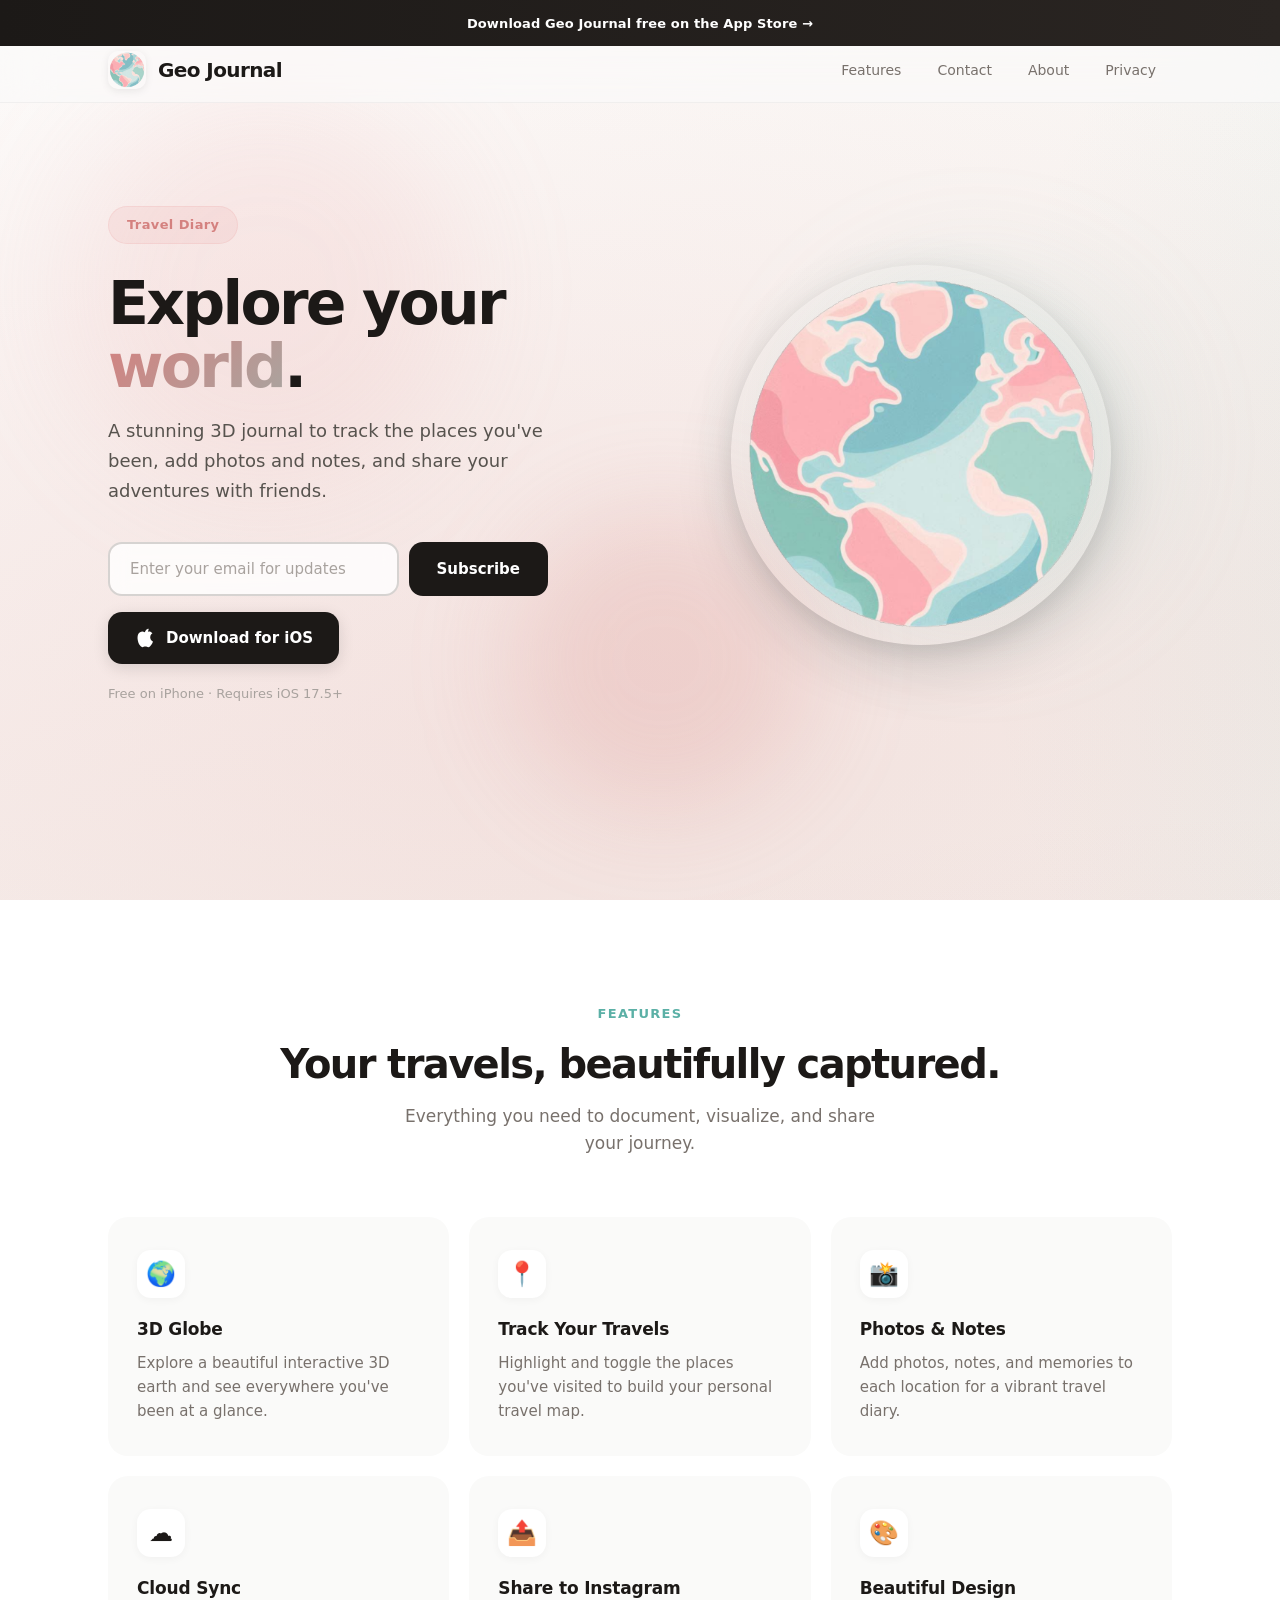
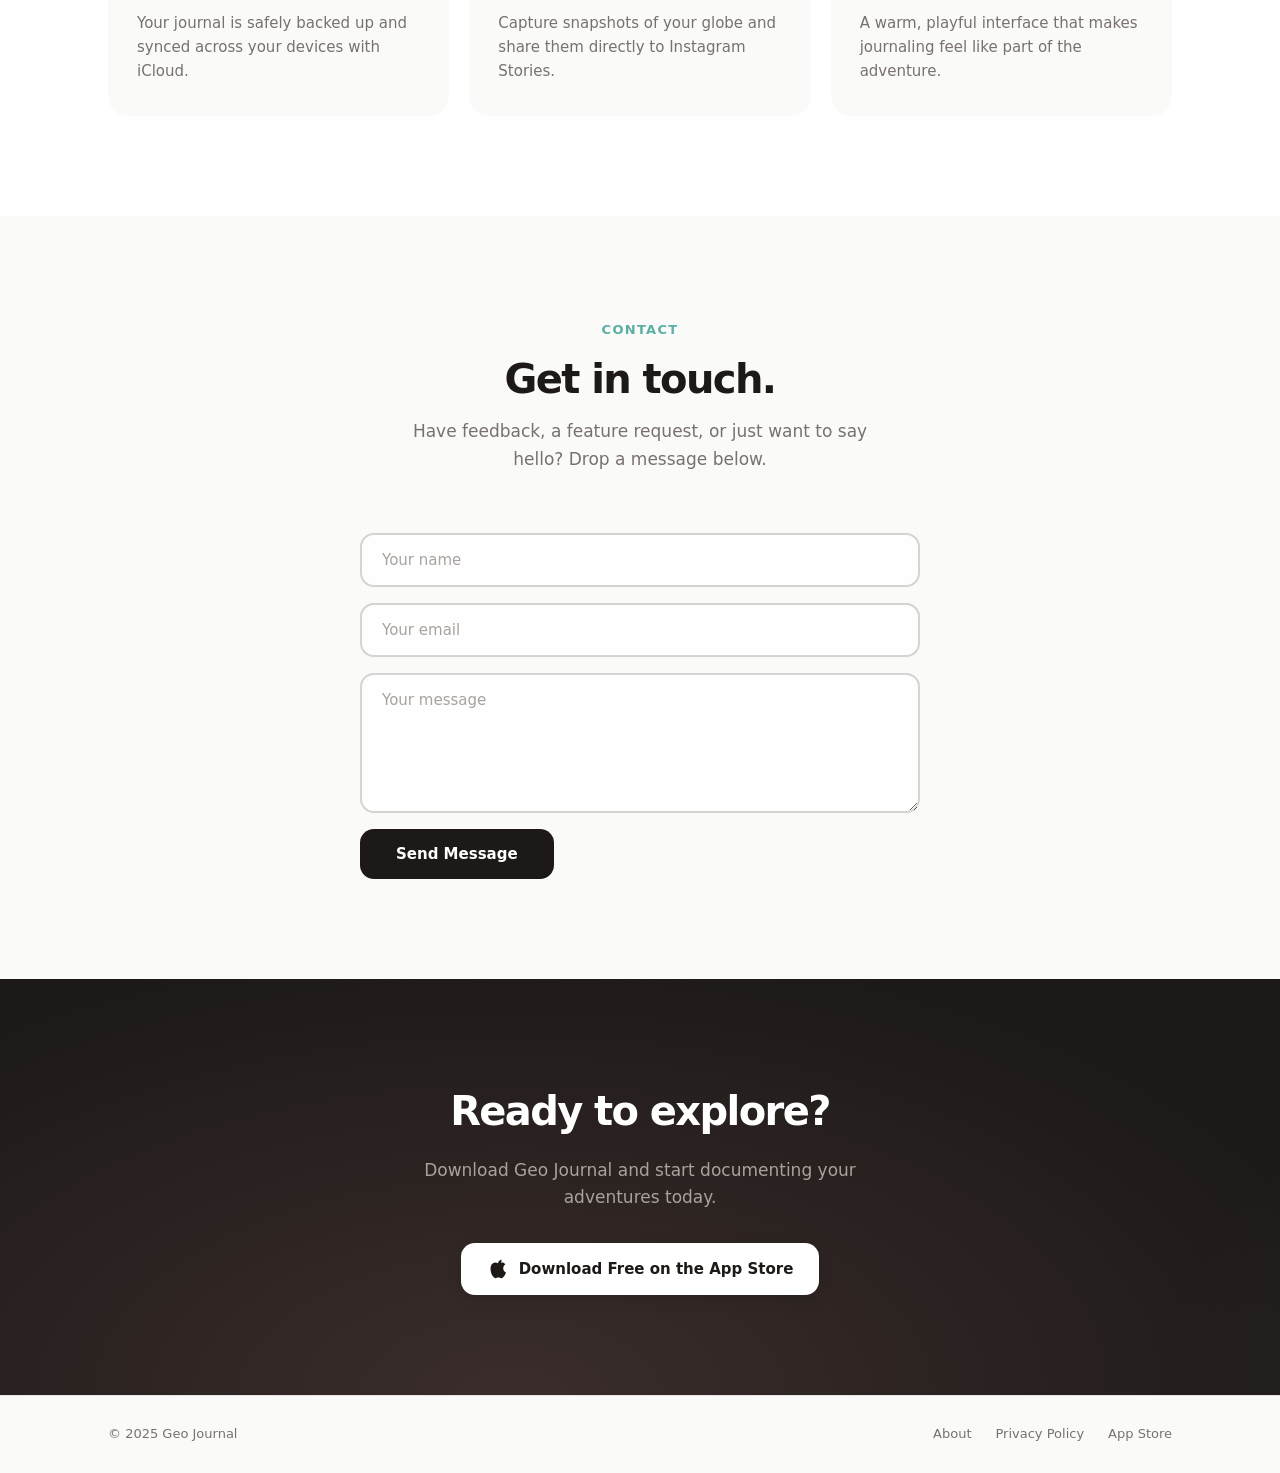
<file: index.html>
<!doctype html>
<html lang="en">
<head>
  <meta charset="utf-8" />
  <meta name="viewport" content="width=device-width, initial-scale=1" />
  <title>Geo Journal — Your Travel Diary</title>
  <meta name="description" content="Geo Journal is a beautiful 3D travel diary for iOS. Track the places you've visited, add notes and photos, and share your globe with friends. Download free on the App Store.">
  <link rel="icon" href="assets/icon.png" type="image/png" />
  <link rel="apple-touch-icon" href="assets/icon.png" />
  <link rel="stylesheet" href="assets/style.css" />
</head>
<body class="has-banner">

  <!-- Trial Banner -->
  <div class="trial-banner">
    <a href="https://apps.apple.com/us/app/geo-journal-travel-diary/id6737066181" target="_blank" rel="noopener noreferrer">
      Download Geo Journal free on the App Store &rarr;
    </a>
  </div>

  <!-- Header -->
  <header class="site-header">
    <div class="container header-inner">
      <a href="index.html" class="brand">
        <img src="assets/icon.png" alt="Geo Journal" class="brand-icon" />
        <span class="brand-name">Geo Journal</span>
      </a>
      <nav class="nav">
        <a href="#features">Features</a>
        <a href="#contact">Contact</a>
        <a href="about.html">About</a>
        <a href="privacy.html">Privacy</a>
      </nav>
    </div>
  </header>

  <main>

    <!-- ═══ HERO ═══ -->
    <section class="hero" id="top">
      <div class="hero-bg"></div>
      <div class="hero-orb"></div>
      <div class="container hero-inner">

        <div class="hero-content">
          <span class="hero-badge">Travel Diary</span>
          <h1>Explore your <span>world</span>.</h1>
          <p class="hero-sub">
            A stunning 3D journal to track the places you've been,
            add photos and notes, and share your adventures with friends.
          </p>

          <!-- Email signup -->
          <form class="hero-form" action="https://formspree.io/f/xgonqzor" method="POST" id="email-form">
            <input type="email" name="email" placeholder="Enter your email for updates" required />
            <button type="submit">Subscribe</button>
          </form>
          <p class="hero-success" id="hero-success">Thanks for subscribing!</p>

          <!-- App Store -->
          <div class="hero-links">
            <a href="https://apps.apple.com/us/app/geo-journal-travel-diary/id6737066181" class="app-store-btn" target="_blank" rel="noopener noreferrer">
              <svg viewBox="0 0 24 24" fill="currentColor"><path d="M18.71 19.5C17.88 20.74 17 21.95 15.66 21.97C14.32 22 13.89 21.18 12.37 21.18C10.84 21.18 10.37 21.95 9.1 22C7.79 22.05 6.8 20.68 5.96 19.47C4.25 16.56 2.93 11.3 4.7 7.72C5.57 5.94 7.36 4.86 9.28 4.84C10.56 4.81 11.78 5.72 12.56 5.72C13.34 5.72 14.83 4.62 16.39 4.8C17.07 4.83 18.94 5.09 20.13 6.82C20.04 6.88 17.64 8.27 17.67 11.16C17.71 14.61 20.68 15.7 20.72 15.72C20.69 15.79 20.24 17.37 19.12 18.99L18.71 19.5ZM13 3.5C13.73 2.67 14.94 2.04 15.94 2C16.07 3.17 15.6 4.35 14.9 5.19C14.21 6.04 13.07 6.7 11.95 6.61C11.8 5.46 12.36 4.26 13 3.5Z"/></svg>
              Download for iOS
            </a>
          </div>

          <p class="hero-note">Free on iPhone &middot; Requires iOS 17.5+</p>
        </div>

        <!-- Hero globe -->
        <div class="hero-visual">
          <div class="hero-globe-wrap">
            <div class="hero-globe-glow"></div>
            <div class="hero-globe">
              <img src="assets/icon.png" alt="Geo Journal — 3D Globe" />
            </div>
          </div>
        </div>

      </div>
    </section>

    <!-- ═══ FEATURES GRID ═══ -->
    <section class="features" id="features">
      <div class="container">
        <div class="section-header reveal">
          <span class="section-label">Features</span>
          <h2>Your travels, beautifully captured.</h2>
          <p>Everything you need to document, visualize, and share your journey.</p>
        </div>
        <div class="feature-grid stagger">
          <article class="feature-card">
            <div class="feature-icon">&#x1F30D;</div>
            <h3>3D Globe</h3>
            <p>Explore a beautiful interactive 3D earth and see everywhere you've been at a glance.</p>
          </article>
          <article class="feature-card">
            <div class="feature-icon">&#x1F4CD;</div>
            <h3>Track Your Travels</h3>
            <p>Highlight and toggle the places you've visited to build your personal travel map.</p>
          </article>
          <article class="feature-card">
            <div class="feature-icon">&#x1F4F8;</div>
            <h3>Photos &amp; Notes</h3>
            <p>Add photos, notes, and memories to each location for a vibrant travel diary.</p>
          </article>
          <article class="feature-card">
            <div class="feature-icon">&#x2601;&#xFE0F;</div>
            <h3>Cloud Sync</h3>
            <p>Your journal is safely backed up and synced across your devices with iCloud.</p>
          </article>
          <article class="feature-card">
            <div class="feature-icon">&#x1F4E4;</div>
            <h3>Share to Instagram</h3>
            <p>Capture snapshots of your globe and share them directly to Instagram Stories.</p>
          </article>
          <article class="feature-card">
            <div class="feature-icon">&#x1F3A8;</div>
            <h3>Beautiful Design</h3>
            <p>A warm, playful interface that makes journaling feel like part of the adventure.</p>
          </article>
        </div>
      </div>
    </section>

    <!-- ═══ CONTACT ═══ -->
    <section class="contact" id="contact">
      <div class="container">
        <div class="section-header reveal">
          <span class="section-label">Contact</span>
          <h2>Get in touch.</h2>
          <p>Have feedback, a feature request, or just want to say hello? Drop a message below.</p>
        </div>
        <div class="contact-inner reveal">
          <form class="contact-form" action="https://formspree.io/f/xgonqzor" method="POST" id="contact-form">
            <input type="text" name="name" placeholder="Your name" required />
            <input type="email" name="email" placeholder="Your email" required />
            <textarea name="message" placeholder="Your message" required></textarea>
            <button type="submit">Send Message</button>
          </form>
          <p class="contact-success" id="contact-success">Thanks! Your message has been sent.</p>
        </div>
      </div>
    </section>

    <!-- ═══ CTA ═══ -->
    <section class="cta">
      <div class="cta-bg"></div>
      <div class="container">
        <div class="cta-content reveal">
          <h2>Ready to explore?</h2>
          <p>Download Geo Journal and start documenting your adventures today.</p>
          <a href="https://apps.apple.com/us/app/geo-journal-travel-diary/id6737066181" class="app-store-btn" target="_blank" rel="noopener noreferrer">
            <svg viewBox="0 0 24 24" fill="currentColor" width="22" height="22"><path d="M18.71 19.5C17.88 20.74 17 21.95 15.66 21.97C14.32 22 13.89 21.18 12.37 21.18C10.84 21.18 10.37 21.95 9.1 22C7.79 22.05 6.8 20.68 5.96 19.47C4.25 16.56 2.93 11.3 4.7 7.72C5.57 5.94 7.36 4.86 9.28 4.84C10.56 4.81 11.78 5.72 12.56 5.72C13.34 5.72 14.83 4.62 16.39 4.8C17.07 4.83 18.94 5.09 20.13 6.82C20.04 6.88 17.64 8.27 17.67 11.16C17.71 14.61 20.68 15.7 20.72 15.72C20.69 15.79 20.24 17.37 19.12 18.99L18.71 19.5ZM13 3.5C13.73 2.67 14.94 2.04 15.94 2C16.07 3.17 15.6 4.35 14.9 5.19C14.21 6.04 13.07 6.7 11.95 6.61C11.8 5.46 12.36 4.26 13 3.5Z"/></svg>
            Download Free on the App Store
          </a>
        </div>
      </div>
    </section>

  </main>

  <!-- Footer -->
  <footer class="site-footer">
    <div class="container footer-inner">
      <span>&copy; 2025 Geo Journal</span>
      <div class="footer-links">
        <a href="about.html">About</a>
        <a href="privacy.html">Privacy Policy</a>
        <a href="https://apps.apple.com/us/app/geo-journal-travel-diary/id6737066181" target="_blank" rel="noopener noreferrer">App Store</a>
      </div>
    </div>
  </footer>

  <script>
    // Scroll-triggered animations
    const observerOptions = { threshold: 0.15, rootMargin: '0px 0px -40px 0px' };

    const observer = new IntersectionObserver((entries) => {
      entries.forEach(entry => {
        if (entry.isIntersecting) {
          entry.target.classList.add('visible');
        }
      });
    }, observerOptions);

    document.querySelectorAll('.reveal, .reveal-left, .reveal-right, .reveal-scale, .stagger').forEach(el => {
      observer.observe(el);
    });

    // Parallax on hero globe
    const heroGlobe = document.querySelector('.hero-globe-wrap');
    if (heroGlobe && window.innerWidth > 900) {
      window.addEventListener('mousemove', (e) => {
        const x = (e.clientX / window.innerWidth - 0.5) * 8;
        const y = (e.clientY / window.innerHeight - 0.5) * 8;
        heroGlobe.style.transform = `perspective(1000px) rotateY(${x}deg) rotateX(${-y}deg)`;
      }, { passive: true });
    }

    // Email form
    const emailForm = document.getElementById('email-form');
    emailForm.addEventListener('submit', async (e) => {
      e.preventDefault();
      const data = new FormData(emailForm);
      try {
        const res = await fetch(emailForm.action, {
          method: 'POST',
          body: data,
          headers: { 'Accept': 'application/json' }
        });
        if (res.ok) {
          emailForm.style.display = 'none';
          document.getElementById('hero-success').classList.add('show');
        }
      } catch (err) {
        emailForm.submit();
      }
    });

    // Contact form
    const contactForm = document.getElementById('contact-form');
    contactForm.addEventListener('submit', async (e) => {
      e.preventDefault();
      const data = new FormData(contactForm);
      try {
        const res = await fetch(contactForm.action, {
          method: 'POST',
          body: data,
          headers: { 'Accept': 'application/json' }
        });
        if (res.ok) {
          contactForm.style.display = 'none';
          document.getElementById('contact-success').classList.add('show');
        }
      } catch (err) {
        contactForm.submit();
      }
    });

    // Smooth header shadow on scroll
    const header = document.querySelector('.site-header');
    window.addEventListener('scroll', () => {
      if (window.scrollY > 10) {
        header.style.boxShadow = '0 1px 12px rgba(0,0,0,0.06)';
      } else {
        header.style.boxShadow = 'none';
      }
    }, { passive: true });
  </script>

</body>
</html>
</file>
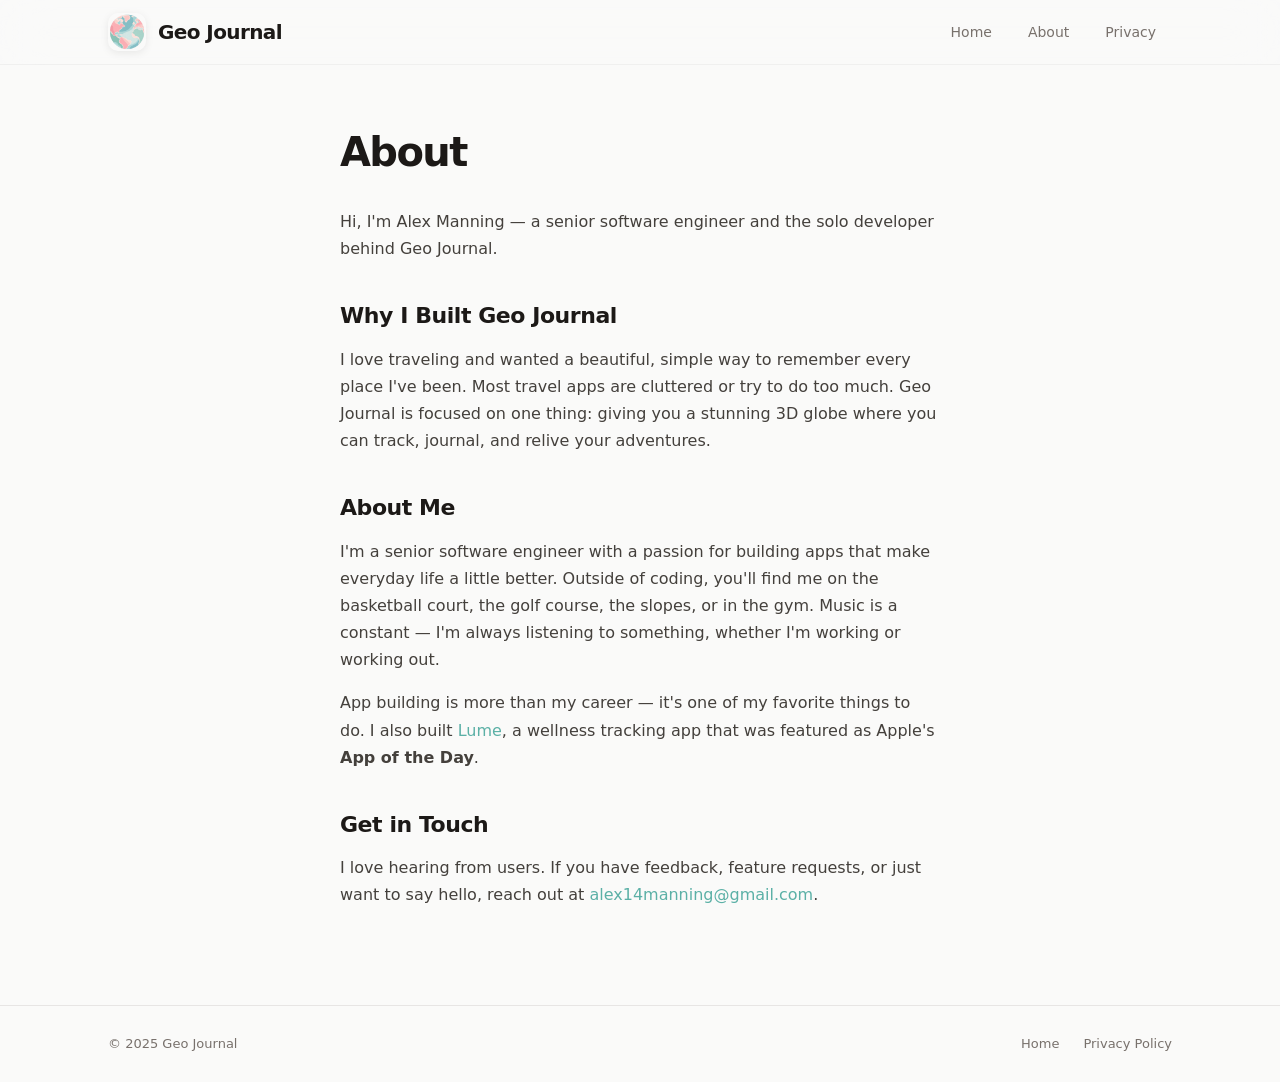
<file: about.html>
<!doctype html>
<html lang="en">
<head>
  <meta charset="utf-8" />
  <meta name="viewport" content="width=device-width, initial-scale=1" />
  <title>Geo Journal — About</title>
  <link rel="icon" href="assets/icon.png" type="image/png" />
  <link rel="stylesheet" href="assets/style.css" />
</head>
<body>

  <header class="site-header">
    <div class="container header-inner">
      <a href="index.html" class="brand">
        <img src="assets/icon.png" alt="Geo Journal" class="brand-icon" />
        <span class="brand-name">Geo Journal</span>
      </a>
      <nav class="nav">
        <a href="index.html">Home</a>
        <a href="about.html">About</a>
        <a href="privacy.html">Privacy</a>
      </nav>
    </div>
  </header>

  <main>
    <section class="page-simple">
      <div class="container">
        <div class="page-simple-inner">
          <h1>About</h1>

          <p>
            Hi, I'm Alex Manning — a senior software engineer and the solo developer behind Geo Journal.
          </p>

          <h2>Why I Built Geo Journal</h2>
          <p>
            I love traveling and wanted a beautiful, simple way to remember every place I've been.
            Most travel apps are cluttered or try to do too much. Geo Journal is focused on one thing:
            giving you a stunning 3D globe where you can track, journal, and relive your adventures.
          </p>

          <h2>About Me</h2>
          <p>
            I'm a senior software engineer with a passion for building apps that make everyday life
            a little better. Outside of coding, you'll find me on the basketball court, the golf
            course, the slopes, or in the gym. Music is a constant — I'm always listening to
            something, whether I'm working or working out.
          </p>
          <p>
            App building is more than my career — it's one of my favorite things to do. I also
            built <a href="https://apps.apple.com/us/app/lume-health-wellness/id6753306585">Lume</a>,
            a wellness tracking app that was featured as Apple's <strong>App of the Day</strong>.
          </p>

          <h2>Get in Touch</h2>
          <p>
            I love hearing from users. If you have feedback, feature requests, or just want
            to say hello, reach out at <a href="mailto:alex14manning@gmail.com">alex14manning@gmail.com</a>.
          </p>
        </div>
      </div>
    </section>
  </main>

  <footer class="site-footer">
    <div class="container footer-inner">
      <span>&copy; 2025 Geo Journal</span>
      <div class="footer-links">
        <a href="index.html">Home</a>
        <a href="privacy.html">Privacy Policy</a>
      </div>
    </div>
  </footer>

</body>
</html>
</file>
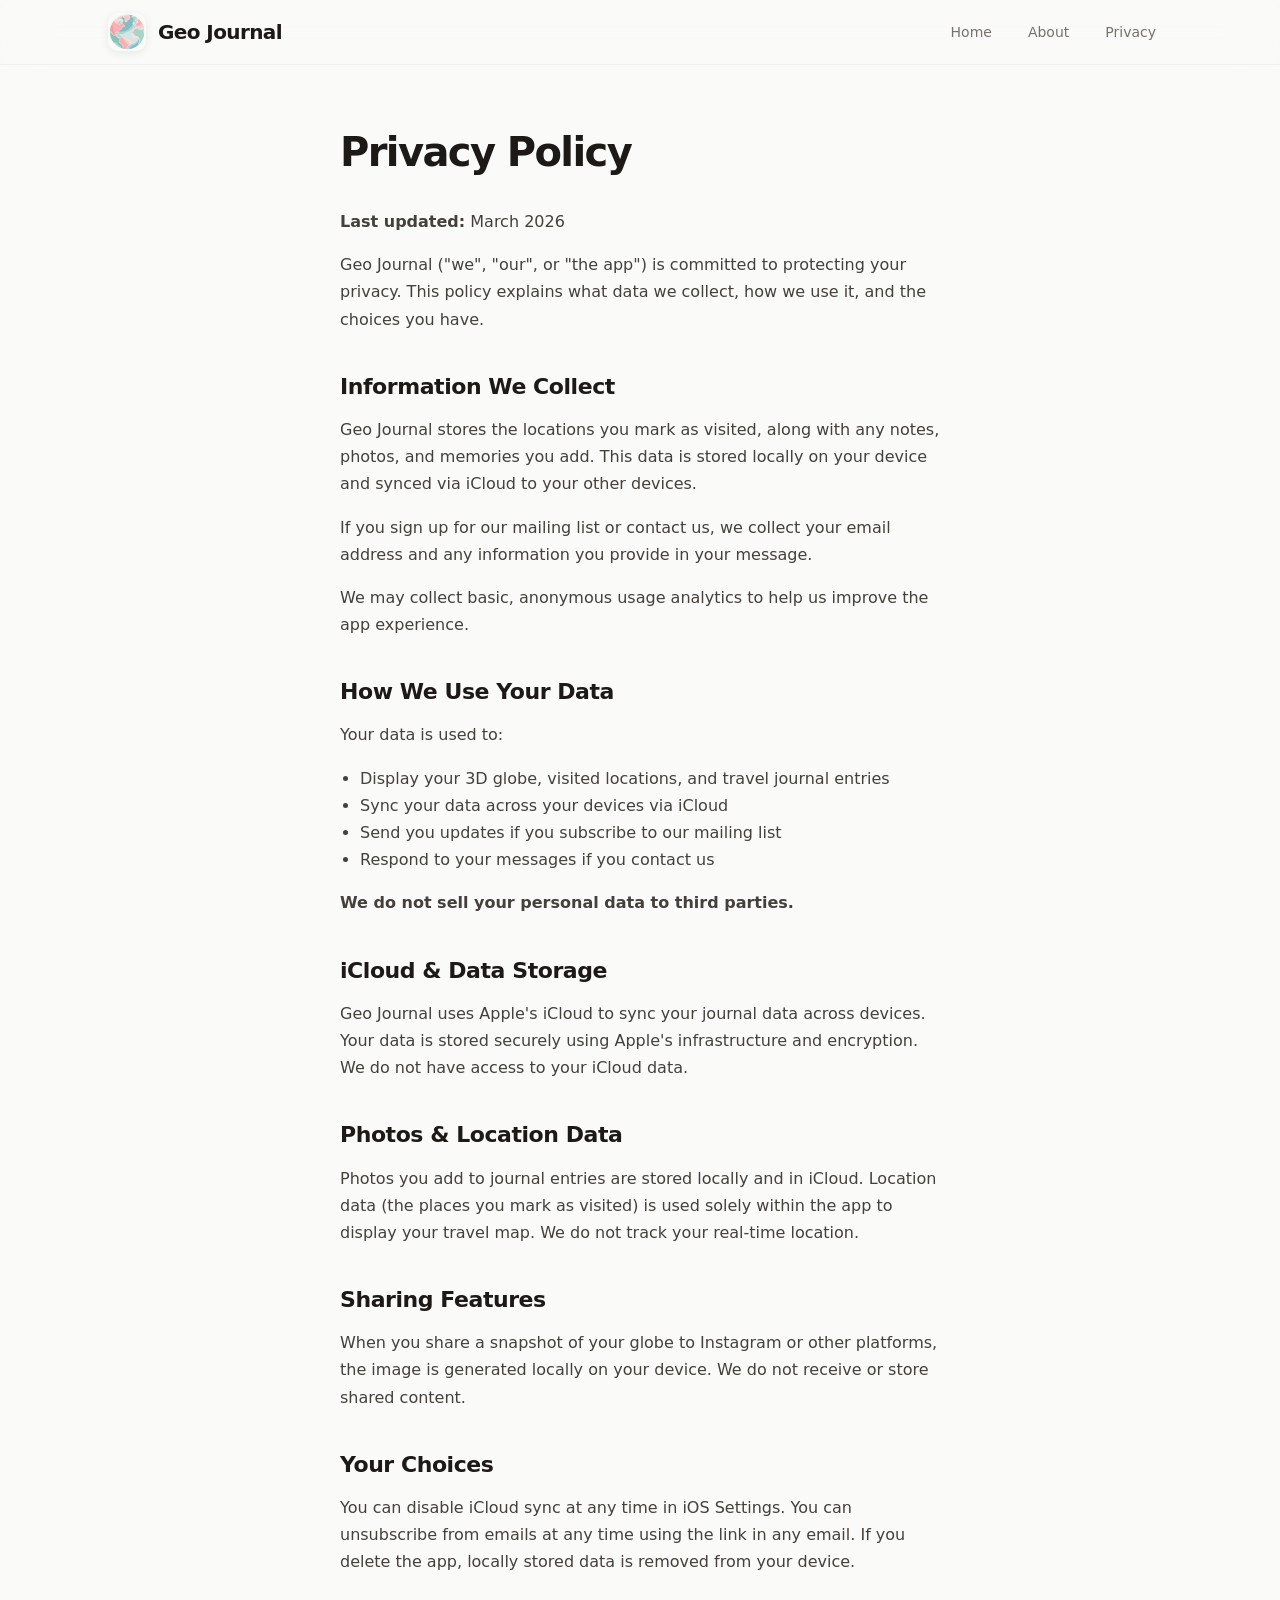
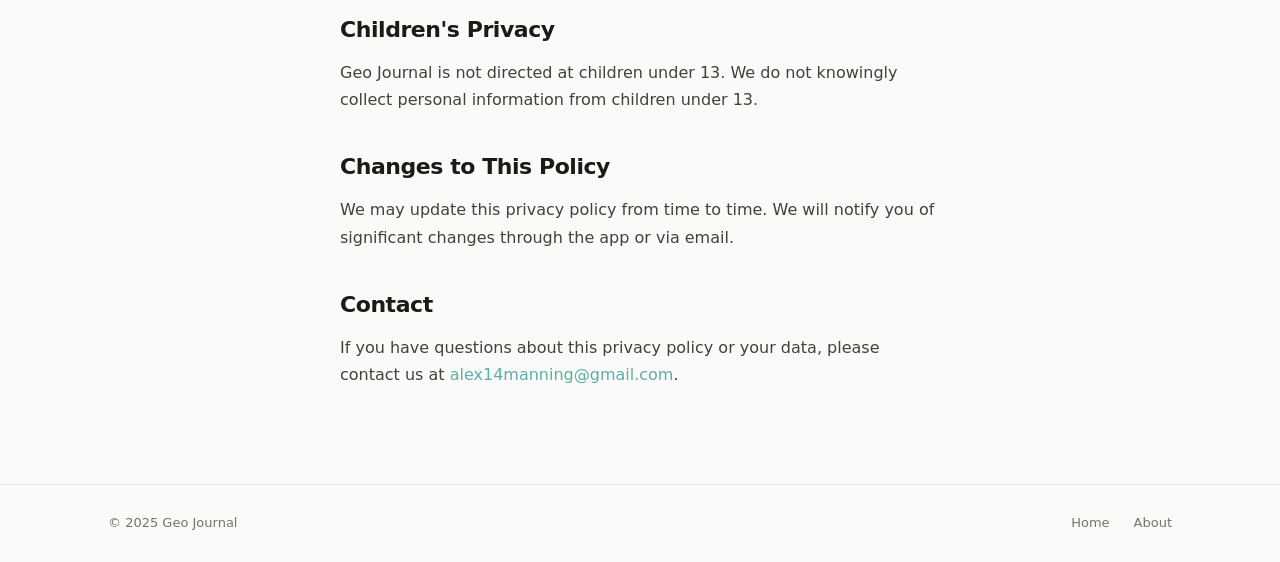
<file: privacy.html>
<!doctype html>
<html lang="en">
<head>
  <meta charset="utf-8" />
  <meta name="viewport" content="width=device-width, initial-scale=1" />
  <title>Geo Journal — Privacy Policy</title>
  <link rel="icon" href="assets/icon.png" type="image/png" />
  <link rel="stylesheet" href="assets/style.css" />
</head>
<body>

  <header class="site-header">
    <div class="container header-inner">
      <a href="index.html" class="brand">
        <img src="assets/icon.png" alt="Geo Journal" class="brand-icon" />
        <span class="brand-name">Geo Journal</span>
      </a>
      <nav class="nav">
        <a href="index.html">Home</a>
        <a href="about.html">About</a>
        <a href="privacy.html">Privacy</a>
      </nav>
    </div>
  </header>

  <main>
    <section class="page-simple">
      <div class="container">
        <div class="page-simple-inner">
          <h1>Privacy Policy</h1>
          <p><strong>Last updated:</strong> March 2026</p>

          <p>
            Geo Journal ("we", "our", or "the app") is committed to protecting your privacy.
            This policy explains what data we collect, how we use it, and the choices you have.
          </p>

          <h2>Information We Collect</h2>
          <p>
            Geo Journal stores the locations you mark as visited, along with any notes, photos,
            and memories you add. This data is stored locally on your device and synced via iCloud
            to your other devices.
          </p>
          <p>
            If you sign up for our mailing list or contact us, we collect your email address
            and any information you provide in your message.
          </p>
          <p>
            We may collect basic, anonymous usage analytics to help us improve the app experience.
          </p>

          <h2>How We Use Your Data</h2>
          <p>Your data is used to:</p>
          <ul>
            <li>Display your 3D globe, visited locations, and travel journal entries</li>
            <li>Sync your data across your devices via iCloud</li>
            <li>Send you updates if you subscribe to our mailing list</li>
            <li>Respond to your messages if you contact us</li>
          </ul>
          <p>
            <strong>We do not sell your personal data to third parties.</strong>
          </p>

          <h2>iCloud &amp; Data Storage</h2>
          <p>
            Geo Journal uses Apple's iCloud to sync your journal data across devices.
            Your data is stored securely using Apple's infrastructure and encryption.
            We do not have access to your iCloud data.
          </p>

          <h2>Photos &amp; Location Data</h2>
          <p>
            Photos you add to journal entries are stored locally and in iCloud.
            Location data (the places you mark as visited) is used solely within the app
            to display your travel map. We do not track your real-time location.
          </p>

          <h2>Sharing Features</h2>
          <p>
            When you share a snapshot of your globe to Instagram or other platforms,
            the image is generated locally on your device. We do not receive or store
            shared content.
          </p>

          <h2>Your Choices</h2>
          <p>
            You can disable iCloud sync at any time in iOS Settings.
            You can unsubscribe from emails at any time using the link in any email.
            If you delete the app, locally stored data is removed from your device.
          </p>

          <h2>Children's Privacy</h2>
          <p>
            Geo Journal is not directed at children under 13. We do not knowingly collect
            personal information from children under 13.
          </p>

          <h2>Changes to This Policy</h2>
          <p>
            We may update this privacy policy from time to time. We will notify you of
            significant changes through the app or via email.
          </p>

          <h2>Contact</h2>
          <p>
            If you have questions about this privacy policy or your data, please contact us at
            <a href="mailto:alex14manning@gmail.com">alex14manning@gmail.com</a>.
          </p>
        </div>
      </div>
    </section>
  </main>

  <footer class="site-footer">
    <div class="container footer-inner">
      <span>&copy; 2025 Geo Journal</span>
      <div class="footer-links">
        <a href="index.html">Home</a>
        <a href="about.html">About</a>
      </div>
    </div>
  </footer>

</body>
</html>
</file>
<file: assets/style.css>
:root {
  --white: #FFFFFF;
  --off-white: #FAFAF9;
  --gray-50: #F5F5F4;
  --gray-100: #E7E5E4;
  --gray-200: #D6D3D1;
  --gray-400: #A8A29E;
  --gray-500: #78716C;
  --gray-600: #57534E;
  --gray-700: #44403C;
  --gray-900: #1C1917;
  --rose: #E8A0A0;
  --rose-deep: #D4817F;
  --seafoam: #7EC8C0;
  --seafoam-deep: #5BB0A6;
  --radius: 20px;
  --radius-sm: 12px;
  --max-w: 1120px;
  --ease-out: cubic-bezier(0.16, 1, 0.3, 1);
  --ease-spring: cubic-bezier(0.34, 1.56, 0.64, 1);
}

*, *::before, *::after { box-sizing: border-box; margin: 0; padding: 0; }
html { scroll-behavior: smooth; }

body {
  font-family: "SF Pro Display", "SF Pro Text", system-ui, -apple-system, BlinkMacSystemFont, "Segoe UI", Roboto, sans-serif;
  background: var(--off-white);
  color: var(--gray-900);
  -webkit-font-smoothing: antialiased;
  -moz-osx-font-smoothing: grayscale;
  line-height: 1.6;
  overflow-x: hidden;
}

a { color: inherit; text-decoration: none; }
img { display: block; max-width: 100%; }

.container {
  width: 100%;
  max-width: var(--max-w);
  margin: 0 auto;
  padding: 0 28px;
}

/* ═══════════════════════════════
   ANIMATIONS
   ═══════════════════════════════ */

@keyframes fadeUp {
  from { opacity: 0; transform: translateY(40px); }
  to   { opacity: 1; transform: translateY(0); }
}

@keyframes fadeIn {
  from { opacity: 0; }
  to   { opacity: 1; }
}

@keyframes scaleIn {
  from { opacity: 0; transform: scale(0.9); }
  to   { opacity: 1; transform: scale(1); }
}

@keyframes slideInLeft {
  from { opacity: 0; transform: translateX(-60px); }
  to   { opacity: 1; transform: translateX(0); }
}

@keyframes slideInRight {
  from { opacity: 0; transform: translateX(60px); }
  to   { opacity: 1; transform: translateX(0); }
}

@keyframes float {
  0%, 100% { transform: translateY(0); }
  50%      { transform: translateY(-12px); }
}

@keyframes shimmer {
  0%   { background-position: -200% center; }
  100% { background-position: 200% center; }
}

@keyframes gradientMove {
  0%   { background-position: 0% 50%; }
  50%  { background-position: 100% 50%; }
  100% { background-position: 0% 50%; }
}

@keyframes pulseGlow {
  0%, 100% { box-shadow: 0 0 30px rgba(126, 200, 192, 0.3); }
  50%      { box-shadow: 0 0 60px rgba(126, 200, 192, 0.5); }
}

@keyframes orbFloat1 {
  0%, 100% { transform: translate(0, 0) scale(1); }
  33%      { transform: translate(30px, -20px) scale(1.05); }
  66%      { transform: translate(-20px, 15px) scale(0.95); }
}

@keyframes orbFloat2 {
  0%, 100% { transform: translate(0, 0) scale(1); }
  33%      { transform: translate(-25px, 25px) scale(0.96); }
  66%      { transform: translate(35px, -10px) scale(1.04); }
}

@keyframes orbFloat3 {
  0%, 100% { transform: translate(0, 0) scale(1); }
  33%      { transform: translate(15px, 30px) scale(1.03); }
  66%      { transform: translate(-30px, -20px) scale(0.97); }
}

@keyframes spinSlow {
  from { transform: rotate(0deg); }
  to   { transform: rotate(360deg); }
}

/* Scroll-triggered reveal */
.reveal {
  opacity: 0;
  transform: translateY(40px);
  transition: opacity 0.8s var(--ease-out), transform 0.8s var(--ease-out);
}

.reveal.visible {
  opacity: 1;
  transform: translateY(0);
}

.reveal-left {
  opacity: 0;
  transform: translateX(-50px);
  transition: opacity 0.8s var(--ease-out), transform 0.8s var(--ease-out);
}

.reveal-left.visible {
  opacity: 1;
  transform: translateX(0);
}

.reveal-right {
  opacity: 0;
  transform: translateX(50px);
  transition: opacity 0.8s var(--ease-out), transform 0.8s var(--ease-out);
}

.reveal-right.visible {
  opacity: 1;
  transform: translateX(0);
}

.reveal-scale {
  opacity: 0;
  transform: scale(0.85);
  transition: opacity 0.8s var(--ease-out), transform 0.8s var(--ease-out);
}

.reveal-scale.visible {
  opacity: 1;
  transform: scale(1);
}

/* Stagger children */
.stagger > * {
  opacity: 0;
  transform: translateY(30px);
  transition: opacity 0.6s var(--ease-out), transform 0.6s var(--ease-out);
}

.stagger.visible > *:nth-child(1) { transition-delay: 0s; opacity: 1; transform: translateY(0); }
.stagger.visible > *:nth-child(2) { transition-delay: 0.1s; opacity: 1; transform: translateY(0); }
.stagger.visible > *:nth-child(3) { transition-delay: 0.2s; opacity: 1; transform: translateY(0); }
.stagger.visible > *:nth-child(4) { transition-delay: 0.3s; opacity: 1; transform: translateY(0); }
.stagger.visible > *:nth-child(5) { transition-delay: 0.4s; opacity: 1; transform: translateY(0); }
.stagger.visible > *:nth-child(6) { transition-delay: 0.5s; opacity: 1; transform: translateY(0); }

/* ═══════════════════════════════
   TRIAL BANNER
   ═══════════════════════════════ */

.trial-banner {
  position: fixed;
  top: 0;
  left: 0;
  right: 0;
  z-index: 110;
  background: linear-gradient(90deg, var(--gray-900), #2a2522);
  text-align: center;
  padding: 10px 16px;
}

.trial-banner a {
  color: var(--white);
  font-size: 13px;
  font-weight: 600;
  letter-spacing: 0.01em;
  transition: opacity 0.2s;
}

.trial-banner a:hover {
  opacity: 0.85;
}

.has-banner .site-header {
  top: 38px;
}

.has-banner .hero {
  padding-top: 110px;
}

/* ═══════════════════════════════
   HEADER
   ═══════════════════════════════ */

.site-header {
  position: fixed;
  top: 0;
  left: 0;
  right: 0;
  z-index: 100;
  background: rgba(250, 250, 249, 0.7);
  backdrop-filter: blur(24px) saturate(180%);
  -webkit-backdrop-filter: blur(24px) saturate(180%);
  border-bottom: 1px solid rgba(0,0,0,0.04);
  animation: fadeIn 0.6s var(--ease-out);
}

.header-inner {
  display: flex;
  align-items: center;
  justify-content: space-between;
  height: 64px;
  flex-wrap: wrap;
}

.brand {
  display: flex;
  align-items: center;
  gap: 12px;
  transition: transform 0.2s var(--ease-out);
}

.brand:hover { transform: scale(1.02); }

.brand-icon {
  width: 38px;
  height: 38px;
  border-radius: 10px;
  object-fit: contain;
  box-shadow: 0 2px 8px rgba(0,0,0,0.08);
}

.brand-name {
  font-size: 20px;
  font-weight: 700;
  letter-spacing: -0.03em;
}

.nav {
  display: flex;
  align-items: center;
  gap: 4px;
}

.nav a {
  font-size: 14px;
  font-weight: 500;
  color: var(--gray-500);
  padding: 7px 16px;
  border-radius: 999px;
  transition: all 0.2s var(--ease-out);
}

.nav a:hover {
  color: var(--gray-900);
  background: rgba(0,0,0,0.04);
}

/* ═══════════════════════════════
   HERO
   ═══════════════════════════════ */

.hero {
  position: relative;
  min-height: 100vh;
  display: flex;
  align-items: center;
  overflow: hidden;
  padding-top: 64px;
}

.hero-bg {
  position: absolute;
  inset: 0;
  background:
    radial-gradient(ellipse 80% 60% at 20% 40%, rgba(232,160,160,0.2) 0%, transparent 70%),
    radial-gradient(ellipse 60% 80% at 80% 30%, rgba(126,200,192,0.2) 0%, transparent 70%),
    radial-gradient(ellipse 70% 50% at 50% 80%, rgba(212,129,127,0.12) 0%, transparent 70%),
    linear-gradient(160deg, #fdfcfb 0%, #f5f0ec 40%, #eef7f4 100%);
  background-size: 200% 200%;
  animation: gradientMove 12s ease infinite;
}

/* Floating orbs */
.hero-bg::before,
.hero-bg::after {
  content: '';
  position: absolute;
  border-radius: 50%;
  filter: blur(60px);
  opacity: 0.5;
}

.hero-bg::before {
  width: 400px;
  height: 400px;
  background: rgba(232,160,160,0.3);
  top: 10%;
  left: 5%;
  animation: orbFloat1 20s ease-in-out infinite;
}

.hero-bg::after {
  width: 350px;
  height: 350px;
  background: rgba(126,200,192,0.25);
  top: 30%;
  right: 10%;
  animation: orbFloat2 18s ease-in-out infinite;
}

.hero-orb {
  position: absolute;
  width: 300px;
  height: 300px;
  border-radius: 50%;
  background: rgba(212,129,127,0.2);
  filter: blur(50px);
  bottom: 10%;
  left: 40%;
  animation: orbFloat3 22s ease-in-out infinite;
}

.hero-inner {
  position: relative;
  z-index: 2;
  display: grid;
  grid-template-columns: 1fr 1fr;
  gap: 60px;
  align-items: center;
  width: 100%;
}

.hero-content {
  animation: slideInLeft 1s var(--ease-out) 0.2s both;
}

.hero-badge {
  display: inline-flex;
  align-items: center;
  gap: 8px;
  font-size: 13px;
  font-weight: 600;
  color: var(--rose-deep);
  background: rgba(232,160,160,0.15);
  border: 1px solid rgba(232,160,160,0.2);
  padding: 8px 18px;
  border-radius: 999px;
  margin-bottom: 28px;
  letter-spacing: 0.03em;
}

.hero h1 {
  font-size: clamp(40px, 5vw, 60px);
  font-weight: 800;
  letter-spacing: -0.045em;
  line-height: 1.05;
  margin-bottom: 18px;
}

.hero h1 span {
  background: linear-gradient(135deg, var(--rose-deep), var(--seafoam));
  background-size: 200% 200%;
  -webkit-background-clip: text;
  -webkit-text-fill-color: transparent;
  background-clip: text;
  animation: gradientMove 6s ease infinite;
}

.hero-sub {
  font-size: 18px;
  color: var(--gray-600);
  max-width: 440px;
  margin-bottom: 36px;
  line-height: 1.65;
}

.hero-form {
  display: flex;
  gap: 10px;
  margin-bottom: 16px;
  max-width: 440px;
}

.hero-form input[type="email"] {
  flex: 1;
  padding: 16px 20px;
  font-size: 15px;
  border: 2px solid var(--gray-200);
  border-radius: 14px;
  background: rgba(255,255,255,0.8);
  backdrop-filter: blur(10px);
  color: var(--gray-900);
  outline: none;
  transition: all 0.3s var(--ease-out);
  font-family: inherit;
}

.hero-form input[type="email"]:focus {
  border-color: var(--seafoam);
  box-shadow: 0 0 0 4px rgba(126,200,192,0.15);
}

.hero-form input[type="email"]::placeholder {
  color: var(--gray-400);
}

.hero-form button {
  flex-shrink: 0;
  padding: 16px 28px;
  font-size: 15px;
  font-weight: 600;
  border: none;
  border-radius: 14px;
  background: var(--gray-900);
  color: var(--white);
  cursor: pointer;
  transition: all 0.2s var(--ease-out);
  font-family: inherit;
}

.hero-form button:hover {
  transform: translateY(-2px);
  box-shadow: 0 8px 24px rgba(0,0,0,0.2);
}

.hero-success {
  display: none;
  font-size: 15px;
  color: var(--seafoam-deep);
  font-weight: 600;
  margin-bottom: 16px;
  animation: fadeUp 0.5s var(--ease-out);
}

.hero-success.show { display: block; }

.hero-links {
  display: flex;
  align-items: center;
  gap: 20px;
  margin-top: 8px;
}

.app-store-btn {
  display: inline-flex;
  align-items: center;
  gap: 10px;
  padding: 14px 26px;
  background: var(--gray-900);
  color: var(--white);
  border-radius: 14px;
  font-size: 15px;
  font-weight: 600;
  transition: all 0.2s var(--ease-out);
  box-shadow: 0 4px 16px rgba(0,0,0,0.12);
}

.app-store-btn:hover {
  transform: translateY(-2px);
  box-shadow: 0 8px 28px rgba(0,0,0,0.2);
}

.app-store-btn svg {
  width: 22px;
  height: 22px;
}

.hero-note {
  font-size: 13px;
  color: var(--gray-400);
  margin-top: 20px;
}

/* Hero globe visual */
.hero-visual {
  display: flex;
  justify-content: center;
  animation: slideInRight 1s var(--ease-out) 0.4s both;
}

.hero-globe-wrap {
  position: relative;
  display: inline-block;
  animation: float 6s ease-in-out infinite;
  transition: transform 0.15s ease-out;
}

.hero-globe {
  width: 380px;
  height: 380px;
  border-radius: 50%;
  overflow: hidden;
  box-shadow:
    0 24px 60px rgba(0,0,0,0.12),
    0 8px 20px rgba(0,0,0,0.08);
}

.hero-globe img {
  width: 100%;
  height: 100%;
  display: block;
  object-fit: cover;
}

.hero-globe-glow {
  position: absolute;
  inset: -40px;
  background: radial-gradient(ellipse at center, rgba(126,200,192,0.15) 0%, transparent 70%);
  z-index: -1;
  animation: pulseGlow 4s ease-in-out infinite;
  pointer-events: none;
}

/* ═══════════════════════════════
   SECTIONS
   ═══════════════════════════════ */

section { padding: 100px 0; }

.section-header {
  text-align: center;
  margin-bottom: 60px;
}

.section-label {
  display: inline-block;
  font-size: 13px;
  font-weight: 600;
  letter-spacing: 0.1em;
  text-transform: uppercase;
  color: var(--seafoam-deep);
  margin-bottom: 16px;
}

.section-header h2 {
  font-size: clamp(28px, 4vw, 40px);
  font-weight: 800;
  letter-spacing: -0.04em;
  line-height: 1.15;
  margin-bottom: 16px;
}

.section-header p {
  font-size: 17px;
  color: var(--gray-500);
  max-width: 500px;
  margin: 0 auto;
}

/* ═══════════════════════════════
   FEATURES GRID
   ═══════════════════════════════ */

.features {
  background: var(--white);
}

.feature-grid {
  display: grid;
  grid-template-columns: repeat(3, 1fr);
  gap: 20px;
}

.feature-card {
  padding: 32px 28px;
  border-radius: var(--radius);
  background: var(--off-white);
  border: 1px solid transparent;
  transition: all 0.3s var(--ease-out);
  position: relative;
  overflow: hidden;
}

.feature-card::before {
  content: '';
  position: absolute;
  top: 0;
  left: 0;
  right: 0;
  height: 3px;
  background: linear-gradient(90deg, var(--rose), var(--seafoam));
  opacity: 0;
  transition: opacity 0.3s var(--ease-out);
}

.feature-card:hover {
  transform: translateY(-4px);
  box-shadow: 0 12px 32px rgba(0,0,0,0.06);
  border-color: var(--gray-100);
  background: var(--white);
}

.feature-card:hover::before { opacity: 1; }

.feature-icon {
  width: 48px;
  height: 48px;
  display: flex;
  align-items: center;
  justify-content: center;
  font-size: 24px;
  background: var(--white);
  border-radius: 14px;
  margin-bottom: 18px;
  box-shadow: 0 2px 8px rgba(0,0,0,0.04);
  transition: transform 0.3s var(--ease-spring);
}

.feature-card:hover .feature-icon {
  transform: scale(1.1) rotate(-3deg);
}

.feature-card h3 {
  font-size: 17px;
  font-weight: 700;
  margin-bottom: 8px;
  letter-spacing: -0.01em;
}

.feature-card p {
  font-size: 15px;
  color: var(--gray-500);
  line-height: 1.6;
}

/* ═══════════════════════════════
   CONTACT FORM
   ═══════════════════════════════ */

.contact {
  background: var(--off-white);
}

.contact-inner {
  max-width: 560px;
  margin: 0 auto;
}

.contact-form {
  display: flex;
  flex-direction: column;
  gap: 16px;
}

.contact-form input,
.contact-form textarea {
  width: 100%;
  padding: 16px 20px;
  font-size: 15px;
  border: 2px solid var(--gray-200);
  border-radius: 14px;
  background: rgba(255,255,255,0.8);
  backdrop-filter: blur(10px);
  color: var(--gray-900);
  outline: none;
  transition: all 0.3s var(--ease-out);
  font-family: inherit;
  resize: vertical;
}

.contact-form input:focus,
.contact-form textarea:focus {
  border-color: var(--seafoam);
  box-shadow: 0 0 0 4px rgba(126,200,192,0.15);
}

.contact-form input::placeholder,
.contact-form textarea::placeholder {
  color: var(--gray-400);
}

.contact-form textarea {
  min-height: 140px;
}

.contact-form button {
  align-self: flex-start;
  padding: 16px 36px;
  font-size: 15px;
  font-weight: 600;
  border: none;
  border-radius: 14px;
  background: var(--gray-900);
  color: var(--white);
  cursor: pointer;
  transition: all 0.2s var(--ease-out);
  font-family: inherit;
}

.contact-form button:hover {
  transform: translateY(-2px);
  box-shadow: 0 8px 24px rgba(0,0,0,0.2);
}

.contact-success {
  display: none;
  font-size: 15px;
  color: var(--seafoam-deep);
  font-weight: 600;
  margin-top: 12px;
  animation: fadeUp 0.5s var(--ease-out);
}

.contact-success.show { display: block; }

/* ═══════════════════════════════
   CTA
   ═══════════════════════════════ */

.cta {
  position: relative;
  background: var(--gray-900);
  color: var(--white);
  text-align: center;
  overflow: hidden;
}

.cta-bg {
  position: absolute;
  inset: 0;
  background:
    radial-gradient(ellipse 50% 80% at 20% 50%, rgba(232,160,160,0.15) 0%, transparent 70%),
    radial-gradient(ellipse 50% 80% at 80% 50%, rgba(126,200,192,0.12) 0%, transparent 70%);
  animation: gradientMove 10s ease infinite;
  background-size: 200% 200%;
}

.cta-content {
  position: relative;
  z-index: 2;
}

.cta h2 {
  font-size: clamp(28px, 4vw, 40px);
  font-weight: 800;
  letter-spacing: -0.04em;
  margin-bottom: 14px;
}

.cta p {
  font-size: 17px;
  color: var(--gray-400);
  margin-bottom: 32px;
  max-width: 440px;
  margin-left: auto;
  margin-right: auto;
}

.cta .app-store-btn {
  background: var(--white);
  color: var(--gray-900);
}

.cta .app-store-btn:hover {
  box-shadow: 0 8px 28px rgba(255,255,255,0.2);
}

/* ═══════════════════════════════
   FOOTER
   ═══════════════════════════════ */

.site-footer {
  border-top: 1px solid var(--gray-100);
  padding: 28px 0;
  background: var(--off-white);
}

.footer-inner {
  display: flex;
  align-items: center;
  justify-content: space-between;
  font-size: 13px;
  color: var(--gray-500);
}

.footer-links {
  display: flex;
  gap: 24px;
}

.footer-links a {
  transition: color 0.2s var(--ease-out);
}

.footer-links a:hover { color: var(--gray-900); }

/* ═══════════════════════════════
   ABOUT / PRIVACY PAGES
   ═══════════════════════════════ */

.page-simple {
  padding: 120px 0 80px;
}

.page-simple-inner {
  max-width: 600px;
  margin: 0 auto;
  animation: fadeUp 0.8s var(--ease-out);
}

.page-simple-inner h1 {
  font-size: 40px;
  font-weight: 800;
  letter-spacing: -0.04em;
  margin-bottom: 24px;
}

.page-simple-inner h2 {
  font-size: 22px;
  font-weight: 700;
  letter-spacing: -0.02em;
  margin-top: 36px;
  margin-bottom: 12px;
}

.page-simple-inner p {
  font-size: 16px;
  color: var(--gray-700);
  line-height: 1.7;
  margin-bottom: 16px;
}

.page-simple-inner a {
  color: var(--seafoam-deep);
  font-weight: 500;
  transition: color 0.2s;
}

.page-simple-inner a:hover { text-decoration: underline; }

.page-simple-inner ul {
  margin: 0 0 16px 20px;
  color: var(--gray-700);
  font-size: 16px;
  line-height: 1.7;
}

/* ═══════════════════════════════
   RESPONSIVE
   ═══════════════════════════════ */

@media (max-width: 900px) {
  .header-inner {
    height: auto !important;
    flex-direction: column !important;
    align-items: center;
    padding: 12px 0;
    gap: 8px;
  }
  .nav {
    width: 100%;
    justify-content: center;
    gap: 2px;
  }
  .hero {
    min-height: auto !important;
    align-items: flex-start !important;
    padding-top: 150px !important;
  }
  .has-banner .hero {
    padding-top: 200px !important;
  }
  .page-simple {
    padding-top: 160px !important;
  }
  .hero-inner {
    grid-template-columns: 1fr;
    text-align: center;
    gap: 40px;
  }
  .hero-content { animation-name: fadeUp; }
  .hero-visual { animation-name: fadeUp; animation-delay: 0.5s; }
  .hero-sub { margin-left: auto; margin-right: auto; }
  .hero-form { max-width: 100%; justify-content: center; }
  .hero-links { justify-content: center; }
  .hero-note { text-align: center; }

  .feature-grid { grid-template-columns: 1fr 1fr; }
  .hero-globe { width: 300px; height: 300px; }

  .contact-form button { align-self: stretch; }
}

@media (max-width: 640px) {
  section { padding: 64px 0; }
  .hero { min-height: auto; }
  .nav a { font-size: 13px; padding: 5px 10px; }
  .feature-grid { grid-template-columns: 1fr; }
  .hero-form { flex-direction: column; }
  .hero-form button { width: 100%; }
  .hero-globe { width: 260px; height: 260px; }
  .footer-inner { flex-direction: column; gap: 12px; text-align: center; }
  .hero-links { flex-direction: column; align-items: center; }
}
</file>
